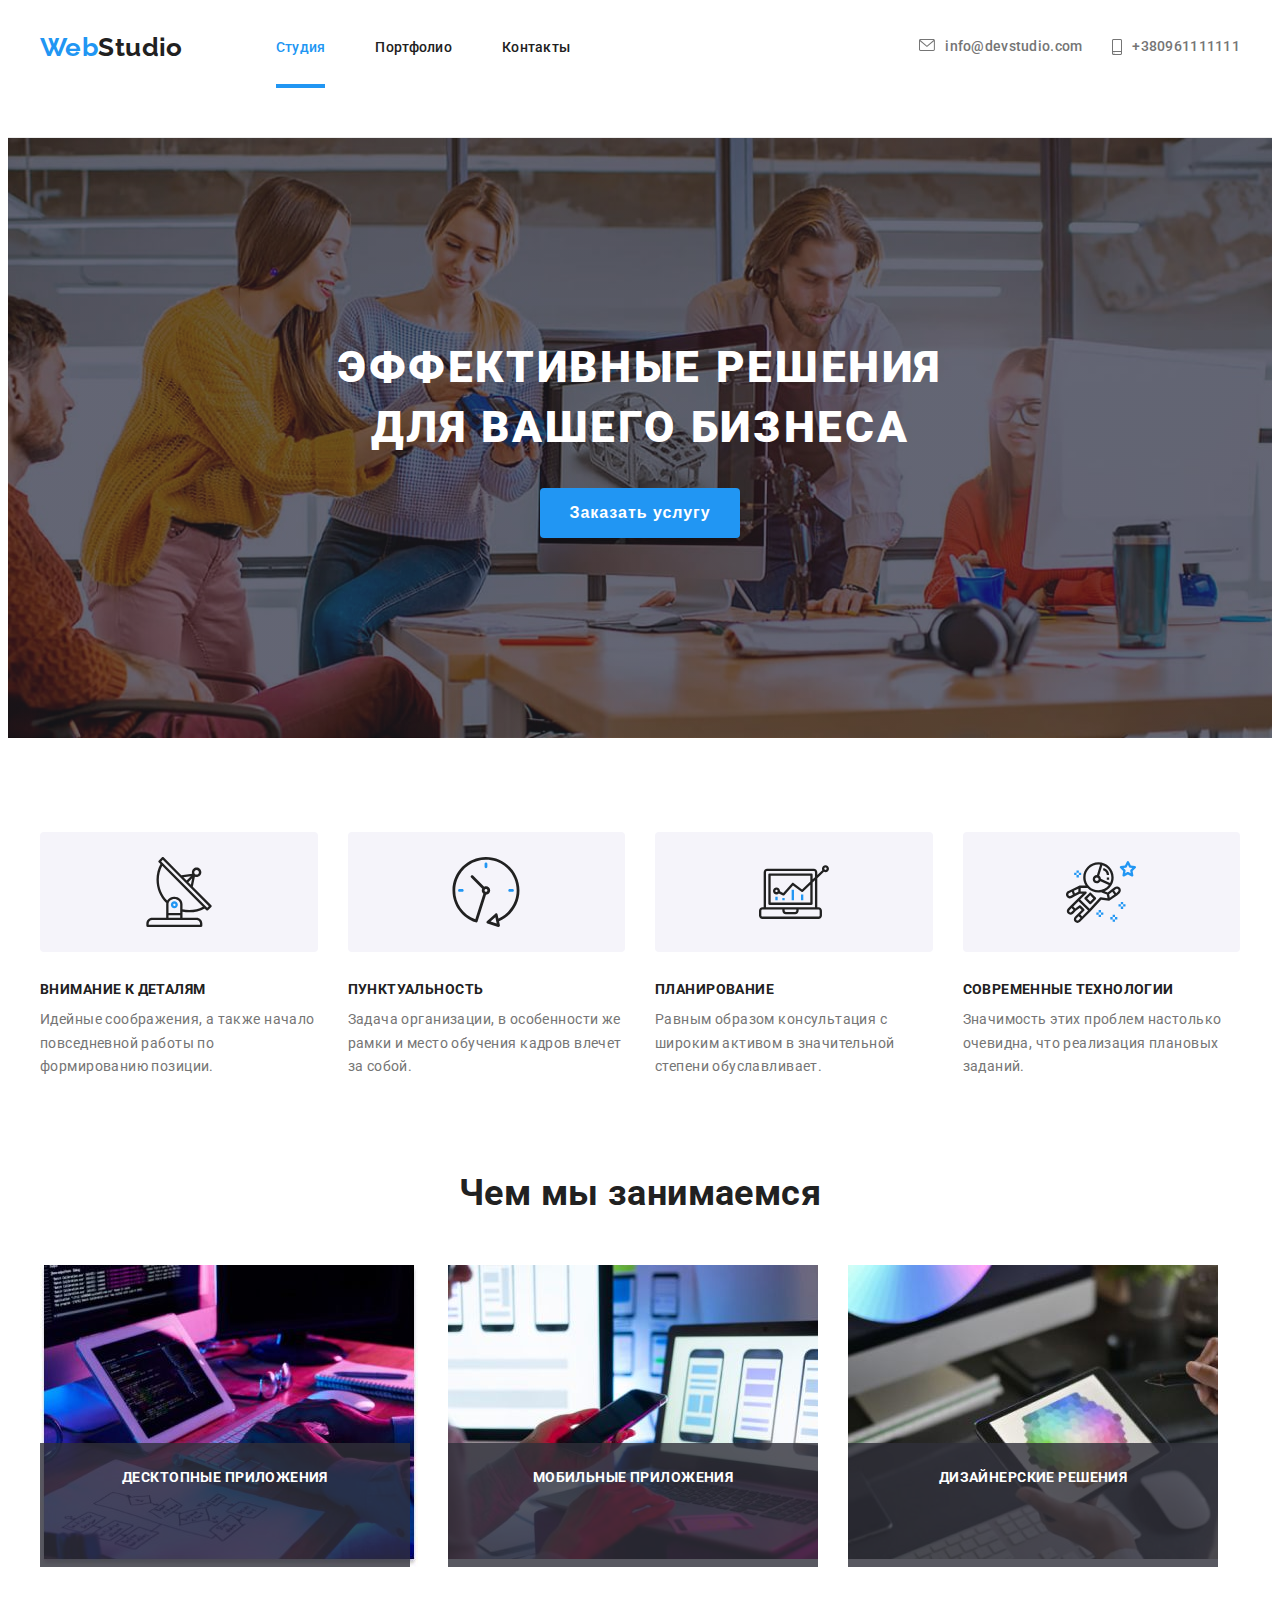
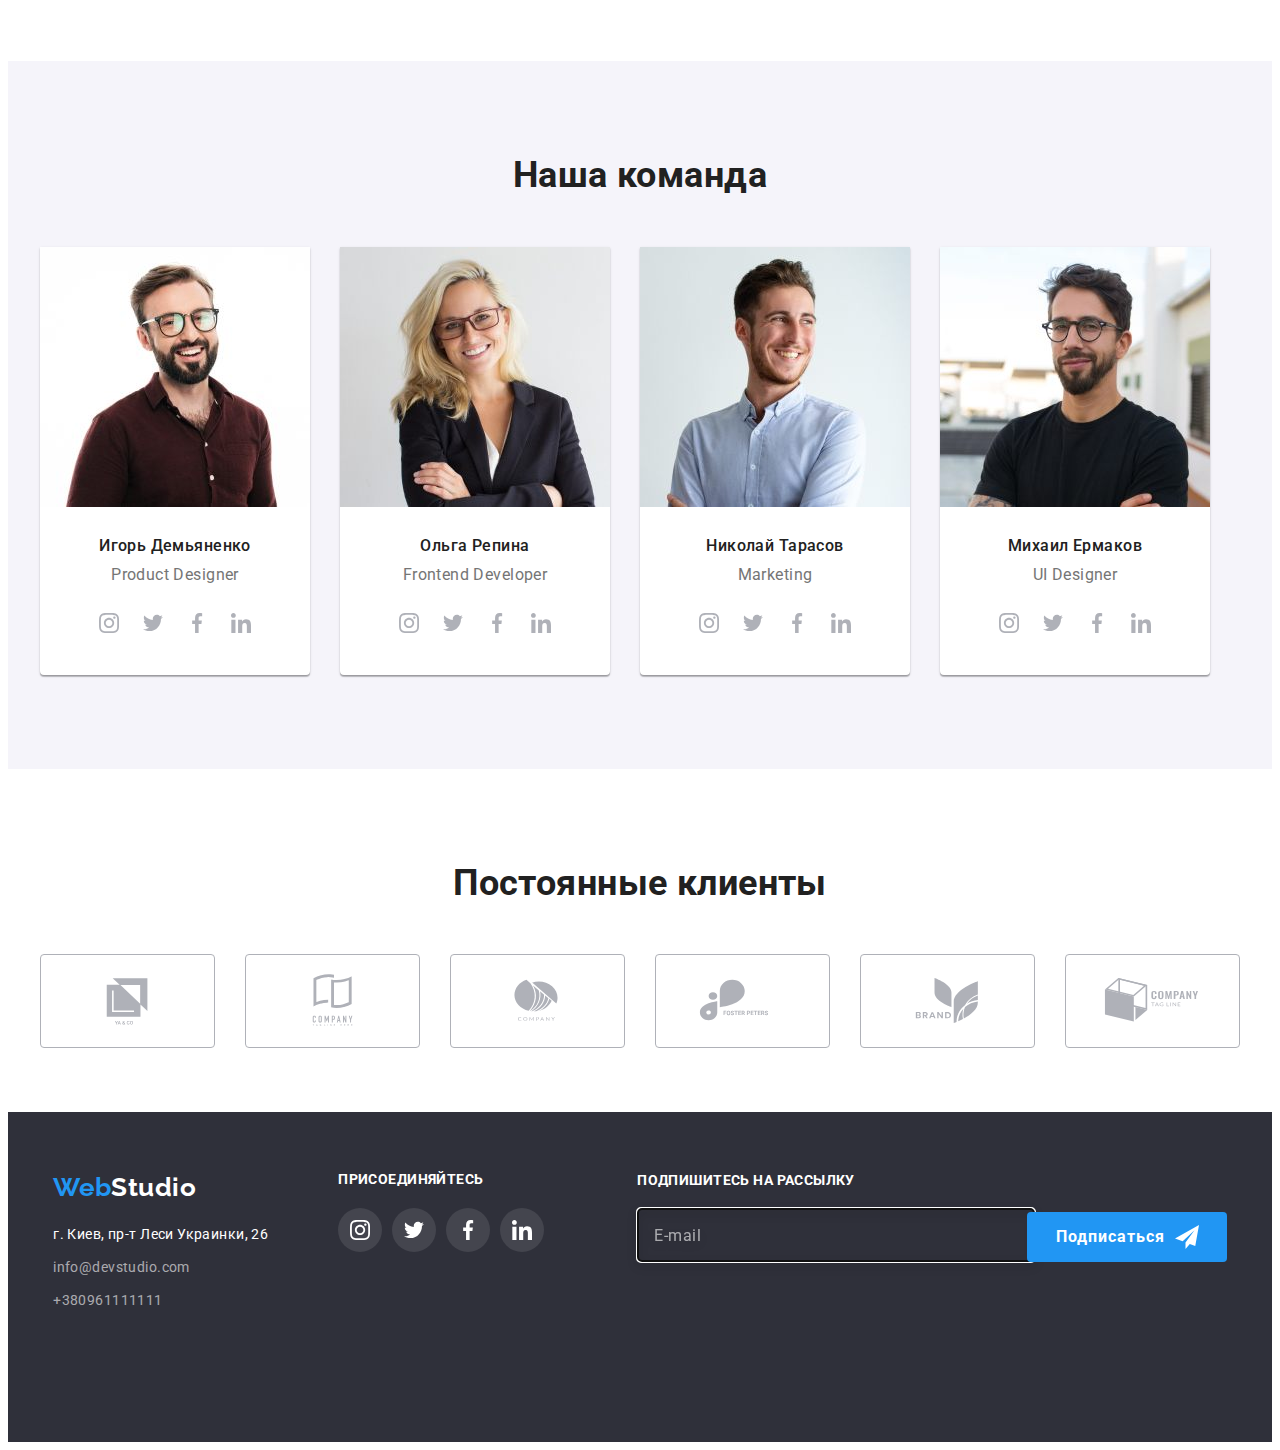
<file: index.html>
<!DOCTYPE html>
<html lang="ru">

<head>
    <meta charset="UTF-8">
    <meta http-equiv="X-UA-Compatible" content="IE=edge">
    <meta name="viewport" content="width=device-width, initial-scale=1.0">
    <title>WebStudio</title>
    <link rel="preconnect" href="https://fonts.googleapis.com">
    <link rel="preconnect" href="https://fonts.gstatic.com" crossorigin>
    <link href="https://fonts.googleapis.com/css2?family=Raleway:wght@700&family=Roboto:wght@400;500;700;900&display=swap" rel="stylesheet">
    <link rel="stylesheet" href="https://cdnjs.cloudflare.com/ajax/libs/modern-normalize/1.1.0/modern-normalize.min.css" integrity="sha512-wpPYUAdjBVSE4KJnH1VR1HeZfpl1ub8YT/NKx4PuQ5NmX2tKuGu6U/JRp5y+Y8XG2tV+wKQpNHVUX03MfMFn9Q==" crossorigin="anonymous" referrerpolicy="no-referrer"/>
    <link rel="stylesheet" href="./css/style.css">
    <link rel="stylesheet" href="./css/main.min.css">
</head>
<body>
    <!--------------------------------- HEADER ------------->
      <header class="header"> 
         <div class="container">
            <a href="./index.html" class="header__logo logo link">
                <span class="header__logo__style"> Web</span>Studio
            </a>
            <nav class="navigation">
                <ul class="menu-list list">
                    <li class=" menu-list__item "> 
                        <a href="./index.html" class="menu-list__link link current">Студия</a>
                    </li>
                    <li class=" menu-list__item "> 
                        <a href="./portfolio.html" class="menu-list__link link ">Портфолио </a>
                    </li>
                    <li class=" menu-list__item">
                        <a href="" class="menu-list__link link">Контакты </a>
                    </li>
                </ul>
            </nav>
            <ul class="connect list">
                <li class="connect__item">
                    <a href="mailto:info@devstudio.com" class="connect__mail link ">
                        <svg class="header-letter" width="16" height="12">
                        <use href="./images/icons.svg#icon-letter"></use>
                      </svg>info@devstudio.com</a>
                </li>
                <li class="connect__item">
                    <a href="Tel:+380961111111" class="connect__tel link ">
                        <svg class="header-letter" width="10" height="16">
                        <use href="./images/icons.svg#icon-phone"></use>
                      </svg> +380961111111 </a>
                </li>
            </ul>
            <button class="header-btn"type="submit">
                <svg  width="40" height="40">
                    <use href="./images/icons.svg#icon-menu_40px-1"></use>
                </svg>
            </button>
        </div> 
        <div class="mobile-menu is-hidden">
            <div class="container">
                <button class="mobile-menu-btn" type="submit">
                    <svg width="40" height="40">
                        <use href="./images/icons.svg#icon-close_40px-1"></use>
                    </svg>
                </button>
            <nav class="mobile-menu__nav">
                <ul class="mobile-list list">
                    <li class=" mobile-list__item ">
                        <a href="./index.html" class="mobile-list__link link current">Студия</a>
                    </li>
                    <li class=" mobile-list__item ">
                        <a href="./portfolio.html" class="mobile-list__link link ">Портфолио </a>
                    </li>
                    <li class=" mobile-list__item">
                        <a href="" class="mobile-list__link link">Контакты </a>
                    </li>
                </ul>
            </nav>
            <div class="mob-adress">
            <ul class="mobile-connect-list list">
                
                <li class="mobile-connect-list__item">
                    <a href="Tel:+380961111111" class="mobile-connect-list__tel link ">
                        +380961111111 </a>

                </li>
                <li class="mobile-connect-list__item">
                    <a href="mailto:info@devstudio.com" class="mobile-connect-list__mail link ">
                        info@devstudio.com</a>
                </li>
            </ul>
            <ul class="mob-soc-list list">
                <li class="mob-soc-list__item">
                    <a href="" class="mob-soc-list__link link">Instagram</a></li>
                <li class="mob-soc-list__item">
                    <span></span></li>
                <li class="mob-soc-list__item">
                    <a href="" class="mob-soc-list__link link"> Twitter</a></li>
                <li class="mob-soc-list__item">
                    <span></span></li>
                <li class="mob-soc-list__item">
                    <a href="" class="mob-soc-list__link link"> Facebook</a></li>
                <li class="mob-soc-list__item">
                    <span></span></li>
                <li class="mob-soc-list__item">
                    <a href="" class="mob-soc-list__link link"> LinkedIn</a></li>
            </ul> </div>
            </div>
           
        </div>

    </header>  
    <!----------------------------- HERO ---------------->
    <main>
        <section class="hero">
            <div class="conteiner">
                <h1 class="hero__tittle"> Эффективные решения для вашего бизнеса
                </h1>
                <button type="button" class="hero__btn" data-modal-open> Заказать услугу</button > 
            </div> 
        </section>
        <!-----------------------------ADVANTAGE ---------------->
        <section class="advantage">
            <div class="container">
                <ul class="advantage-list list">
                    <li class="advantage-list__item">
                        <div class="advantage-icons" >
                        <svg class="icons" width="70" height="70">
                            <use href="./images/icons.svg#icon-antenna"></use>
                        </svg>
                    </div>
                        <h3 class="advantage-list__item__tittle">Внимание к деталям</h3>
                        <p class="advantage-list__item__sub-tittle">Идейные соображения, а также начало повседневной работы по формированию позиции.</p>
                    </li>
                    <li class="advantage-list__item">
                        <div class="advantage-icons">
                        <svg class="icons" width="70" height="70">
                            <use href="./images/icons.svg#icon-clock"></use>
                        </svg>
                    </div>
                        <h3 class="advantage-list__item__tittle">Пунктуальность</h3>
                        <p class="advantage-list__item__sub-tittle">Задача организации, в особенности же рамки и место обучения кадров влечет за собой.</p>
                    </li>
                    <li class="advantage-list__item">
                        <div class="advantage-icons">
                        <svg class="icons" width="70" height="70">
                            <use href="./images/icons.svg#icon-diagram"></use>
                        </svg>
                    </div>
                        <h3 class="advantage-list__item__tittle">Планирование</h3>
                        <p class="advantage-list__item__sub-tittle">Равным образом консультация с широким активом в значительной степени обуславливает.</p>
                    </li>
                    <li class="advantage-list__item">
                        <div class="advantage-icons">
                        <svg class="icons" width="70" height="70">
                            <use href="./images/icons.svg#icon-astronaut"></use>
                        </svg>
                    </div>
                        <h3 class="advantage-list__item__tittle">Современные технологии</h3>
                        <p class="advantage-list__item__sub-tittle">Значимость этих проблем настолько очевидна, что реализация плановых заданий.</p>
                    </li>
                </ul>
            </div>
        </section> 
        <!-----------------------------WORK ---------------->
        <section class="work">
            <div class="container">
                <h2 class="work__tittle ">Чем мы занимаемся</h2>
                <ul class="work-list list">
                    <li class="work-list__item"> 
                        <p class="work-list__text">Десктопные приложения</p>
                        <picture>
                            <source
                                srcset="./images/compressjpgdesck-top-work-descktop-1x.jpg 1x, ./images/compressjpgdesck-top-work-descktop-2x.jpg 2x"
                                media="(min-width:1200px)">
                            <img src="./images/compressjpgdesck-top-work-descktop-1x.jpg" alt="Планирование">
                        </picture>
                       
                    </li>
                    <li class="work-list__item">
                        <p class="work-list__text">Мобильные приложения</p>
                        <picture>
                            <source
                                srcset="./images/compressjpgdesck-top-work-mobile-1x.jpg 1x, ./images/compressjpgdesck-top-work-mobile-2x.jpg 2x"
                                media="(min-width:1200px)">
                            <img src="./images/compressjpgdesck-top-work-mobile-1x.jpg" alt="Веб розробка ">
                        </picture>
                       
                        </li>
                    <li class="work-list__item">
                        <p class="work-list__text">Дизайнерские решения</p>
                        <picture>
                            <source
                                srcset="./images/compressjpgdesck-top-work-tablet-1x.jpg 1x, ./images/compressjpgdesck-top-work-tablet-2x.jpg 2x"
                                media="(min-width:1200px)">
                            <img src="./images/compressjpgdesck-top-work-tablet-1x.jpg" alt="Дизайн ">
                        </picture>
                        
                    </li>
                </ul>
            </div>
        </section> 
        <!-----------------------------TEAM ---------------->
        <section class="team">
            <div class="container">
                <h2 class="team__tittle ">Наша команда</h2>
                <ul class="team-list list">
                    <li class="team-list__item"> 
                        <picture>
                            <source srcset="./images/compressjpgdesck-top-team-igor-1x.jpg 1x, ./images/compressjpgdesck-top-team-igor-2x.jpg 2x" media="(min-width:1200px)">
                        <source srcset="./images/compressjpgtablet-team-igor-1x.jpg 1x, ./images/compressjpgtablet-team-igor-2x.jpg 2x" media="(min-width:768px)">
                    <source srcset="./images/compressjpgmobile-team-igor-1x.jpg 1x, ./images/compressjpgmobile-team-igor-2x.jpg 2x" media="(min-width:480px)">
                    <img src=" ./images/compressjpgdesck-top-team-igor-1x.jpg" alt="Игорь Демьяненко Product Designer ">
                </picture>
                        <div class="team-name">
                            <h3 class="team-name__tittle"> Игорь Демьяненко</h3>
                            <p class="team-name__sub-text" lang="en">Product Designer</p>
                            <ul class="icons-list list">
                                <li class="icons-list__item">
                                    <a href=""class="icons-list__link link">
                                    <svg   width="20" height="20">
                                        <use href="./images/icons.svg#icon-instagram">
                                </use></svg></a></li>
                                <li class="icons-list__item">
                                    <a href=""class="icons-list__link link">
                                    <svg   width="20" height="20">
                                        <use href="./images/icons.svg#icon-twitter">
                                </use></svg></a></li>
                                <li class="icons-list__item">
                                    <a href=""class="icons-list__link link">
                                    <svg   width="20" height="20">
                                        <use href="./images/icons.svg#icon-facebook">
                                </use></svg></a></li>
                                <li class="icons-list__item">
                                    <a href=""class="icons-list__link link">
                                    <svg   width="20" height="20">
                                        <use href="./images/icons.svg#icon-linkedin">
                                </use></svg></a></li>
                            </ul>
                        </div>
                    </li>
                    <li class="team-list__item">
                        <picture>
                            <source srcset="./images/compressjpgdesck-top-team-olga-1x.jpg 1x, ./images/compressjpgdesck-top-team-olga-2x.jpg 2x"
                                media="(min-width:1200px)">
                            <source srcset="./images/compressjpgtablet-team-olga-1x.jpg 1x, ./images/compressjpgtablet-team-olga-2x.jpg 2x"
                             media="(min-width:768px)">
                            <source srcset="./images/compressjpgmobile-team-olga-1x.jpg 1x, ./images/compressjpgmobile-team-olga-2x.jpg 2x"
                             media="(min-width:480px)">                      
                        <img src="./images/compressjpgdesck-top-team-olga-1x.jpg" alt="Ольга Репина Frontend Developer " >
                        </picture>
                        <div class="team-name">
                            <h3 class="team-name__tittle">Ольга Репина </h3>
                            <p class="team-name__sub-text" lang="en">Frontend Developer</p>
                            <ul class="icons-list list">
                                <li class="icons-list__item">
                                    <a href=""class="icons-list__link link" >
                                    <svg  width="20" height="20">
                                        <use href="./images/icons.svg#icon-instagram">
                                </use></svg></a></li>
                                <li class="icons-list__item">
                                    <a href=""class="icons-list__link link">
                                    <svg   width="20" height="20">
                                        <use href="./images/icons.svg#icon-twitter">
                                </use></svg></a></li>
                                <li class="icons-list__item">
                                    <a href=""class="icons-list__link link">
                                    <svg   width="20" height="20">
                                        <use href="./images/icons.svg#icon-facebook">
                                </use></svg></a></li>
                                <li class="icons-list__item">
                                <a href=""class="icons-list__link link" >
                                    <svg  width="20" height="20">
                                        <use href="./images/icons.svg#icon-linkedin">
                                </use></svg></a></li>
                            </ul>
                        </div>
                    </li>
                    <li class="team-list__item">
                        <picture>
                            <source srcset="./images/compressjpgdesck-top-team-nicolai-1x.jpg 1x, ./images/compressjpgdesck-top-team-nicolai-2x.jpg 2x"
                                media="(min-width:1200px)">
                            <source srcset="./images/compressjpgtablet-team-nicolai-1x.jpg 1x, ./images/compressjpgtablet-team-nicolai-2x.jpg 2x" 
                            media="(min-width:768px)">
                            <source srcset="./images/compressjpgmobile-team-nicolai-1x.jpg 1x, ./images/compressjpgmobile-team-nicolai-2x.jpg 2x" 
                            media="(min-width:480px)">
                        <img src=" ./images/compressjpgdesck-top-team-nicolai-1x.jpg" alt="Николай Тарасов Marketing ">
                        </picture>
                        
                        <div class="team-name">
                            <h3 class="team-name__tittle">Николай Тарасов </h3>
                            <p class="team-name__sub-text" lang="en">Marketing</p>
                            <ul class="icons-list list">
                                <li class="icons-list__item">
                                    <a href=""class="icons-list__link link">
                                    <svg   width="20" height="20">
                                        <use href="./images/icons.svg#icon-instagram">
                                </use></svg></a></li>
                                <li class="icons-list__item">
                                    <a href=""class="icons-list__link link">
                                    <svg   width="20" height="20">
                                        <use href="./images/icons.svg#icon-twitter">
                                </use></svg></a></li>
                                <li class="icons-list__item">
                                    <a href=""class="icons-list__link link" >
                                    <svg  width="20" height="20">
                                        <use href="./images/icons.svg#icon-facebook">
                                </use></svg></a></li>
                                <li class="icons-list__item">
                                    <a href=""class="icons-list__link link">
                                    <svg   width="20" height="20">
                                        <use href="./images/icons.svg#icon-linkedin">
                                </use></svg></a></li>
                            </ul>
                        </div>
                    </li>
                    <li class="team-list__item">
                        <picture>
                            <source srcset="./images/compressjpgdesck-top-team-mihail-1x.jpg 1x, ./images/compressjpgdesck-top-team-mihail-2x.jpg 2x"
                                media="(min-width:1200px)">
                            <source srcset="./images/compressjpgtablet-team-mihail-1x.jpg 1x, ./images/compressjpgtablet-team-mihail-2x.jpg 2x"
                                media="(min-width:768px)">
                            <source srcset="./images/compressjpgmobile-team-mihail-1x.jpg 1x, ./images/compressjpgmobile-team-mihail-2x.jpg 2x"
                                media="(min-width:480px)">
                            <img src="./images/compressjpgdesck-top-team-mihail-1x.jpg" alt=" Михаил Ермаков UI Designer ">
                        </picture>
                        
                        <div class="team-name">
                            <h3 class="team-name__tittle">Михаил Ермаков </h3>
                            <p class="team-name__sub-text" lang="en">UI Designer</p>
                            <ul class="icons-list list">
                                <li class="icons-list__item">
                                    <a href="" class="icons-list__link link">
                                    <svg   width="20" height="20">
                                        <use href="./images/icons.svg#icon-instagram">
                                </use></svg></a></li>
                                <li class="icons-list__item">
                                    <a href=""class="icons-list__link link">
                                    <svg   width="20" height="20">
                                        <use href="./images/icons.svg#icon-twitter">
                                </use></svg></a></li>
                                <li class="icons-list__item">
                                    <a href=""class="icons-list__link link">
                                    <svg   width="20" height="20">
                                        <use href="./images/icons.svg#icon-facebook">
                                </use></svg></a></li>
                                <li class="icons-list__item">
                                    <a href="" class="icons-list__link link">
                                    <svg   width="20" height="20">
                                        <use href="./images/icons.svg#icon-linkedin">
                                </use></svg></a></li> 
                            </ul>
                        </div>
                    </li>
                </ul>
            </div>
        </section>
        <!-----------------------------CLIENTS---------------->
         <section class="clients">
            <div class="container">
            <h2 class="clients__tittle">Постоянные клиенты</h2>
            <ul class="clients-list list">
                <li class="clients-list__item">
                    <a href="" class="clients-list__link link">
                    <svg width="106" height="60">
                        <use href="./images/icons.svg#icon-logo1">
                    </use></svg></a></li>
                <li class="clients-list__item">
                    <a href="" class="clients-list__link link">
                    <svg width="106" height="60">
                        <use href="./images/icons.svg#icon-logo2">
                    </use></svg></a></li>
                <li class="clients-list__item">
                    <a href="" class="clients-list__link link">
                    <svg width="106" height="60">
                        <use href="./images/icons.svg#icon-logo3">
                    </use></svg></a></li>
                <li class="clients-list__item">
                    <a href="" class="clients-list__link link">
                    <svg width="106" height="60"
                    ><use href="./images/icons.svg#icon-logo4">
                    </use></svg></a></li>
                <li class="clients-list__item">
                    <a href="" class="clients-list__link link">
                    <svg width="106" height="60">
                        <use href="./images/icons.svg#icon-logo5">
                    </use></svg></a></li>
                <li class="clients-list__item">
                    <a href="" class="clients-list__link link">
                    <svg width="106" height="60">
                        <use href="./images/icons.svg#icon-logo6">
                    </use></svg></a></li>
            </ul></div>
        </section>
    </main> 
    <!-----------------------------FOOTER-CONTACTS---------------->
     <footer class="footer">
        <div class=" container">
           <div class="contact">
                <a href="./index.html" class="footer__logo link">
            <span class="footer__logo__style"> Web</span>Studio
        </a>
        <address class="address ">
        <ul class="address-list list">
            <li class="address-list__item">
                <a href="https://goo.gl/maps/p9jRP7iRodz7BPSg7
                " class="address-list__item__link link" target="_blank">
                 г. Киев, пр-т Леси Украинки, 26
                </a>
            </li>
            <li class="address-list__item">
                <a href="mailto:info@devstudio.com" class="address-list__mail-link link ">
                    info@devstudio.com
                </a>
            </li>
            <li class="address-list__item">
                <a href="Tel:+380961111111" class="address-list__tel-link link">
                     +380961111111
                    </a>
            </li>
        </ul>
        </address>
    </div> 
    <!-- ------------------------------------FOOTER-CONTACTS-ICONS-------------------- --------- -->
             <div class="contacts-icons">
                <h2 class="contacts-icons__tittle">присоединяйтесь</h2>
                <ul class="contacts-icons-list list">
                    <li class="contacts-icons-list__item">
                        <a href="" class="contacts-icons-list__link link">
                            <svg width="20" height="20">
                                <use href="./images/icons.svg#icon-instagram">
                                </use></svg></a></li>
                    <li class="contacts-icons-list__item">
                        <a href="" class="contacts-icons-list__link link">
                            <svg width="20" height="20">
                                <use href="./images/icons.svg#icon-twitter">
                                </use></svg></a></li>
                    <li class="contacts-icons-list__item">
                        <a href="" class="contacts-icons-list__link link">
                            <svg width="20" height="20">
                                <use href="./images/icons.svg#icon-facebook">
                                </use></svg></a></li>
                    <li class="contacts-icons-list__item">
                        <a href="" class="contacts-icons-list__link link">
                            <svg width="20" height="20">
                                <use href="./images/icons.svg#icon-linkedin">
                                </use></svg></a></li>
            </div> 
        <!-- --------------------------------SUBSCRIBE------------------------------- -->
         <div class="subscribe">
        <form class="subscribe-form ">
        <div class="subscribe-mail">
        <label for="subscribe-mail" class="subscribe-mail__label">Подпишитесь на рассылку</label>
        <input class="subscribe-mail__input" type="email" name="email" id="subscribe-mail" autofocus required placeholder="E-mail">
        </div>
        <button type="submit" class="subscribe-form__button">Подписаться
            <svg class="subscribe-form__icon" width="24" height="24">
                <use href="./images/icons.svg#icon-telegram"></use></svg>
        </button>
    </form>
    </div>
    </div>
    </footer> 
    <!-------------------- --------MODAL-------------------------->
     <div class="backdrop is-hidden" data-modal> 
        <div class="modal" >
            <button class="modal__button" type="button" data-modal-close>
            <svg class="modal__icon-vector" width="11" height="11">
            <use href="./images/icons.svg#icon-vector">
            </use>
            </svg>
            </button>
    <p class="modal__tittle" >Оставьте свои данные, мы вам перезвоним</p> 
    <!-- --------------ORDER-FORM---------------- -->
     <form name="signup_form" autocomplete="on" novalidate class="order">
        <div class="field">
            <label for="name" class="field__label">Имя</label>
           <div class="wrap">
            <input class="wrap__input"  type="text" name="username" id="name" autofocus required  />
            <svg class="wrap__icon" width="18"  height="18" >
                <use href="./images/icons.svg#icon-person"></use>
            </svg>
            </div>
        </div>
        <div class="field">
            <label for="tel" class="field__label"> Телефон</label>
            <div class="wrap">
            <input class="wrap__input" type="tel" name="tel" id="tel" autofocus required> 
        <svg class="wrap__icon" width="18" height="18" >
            <use href="./images/icons.svg#icon-number"></use>
        </svg>
        </div></div>
        <div class="field">
            <label for="mail" class="field__label">Почта</label>
            <div class="wrap">
            <input class="wrap__input"  type="email" name="email" id="mail" autofocus required>
        <svg class="wrap__icon" width="18" height="18" >
            <use href="./images/icons.svg#icon-email"></use>
        </svg>
        </div></div>
        <div class="field">
        <label for="coment" class="field__label">Комментарий</label>
        <textarea class="field__coment" name="" id="coment" cols="30" rows="10" placeholder="Введите текст" autofocus>
        </textarea>
        </div>
        <div class="license">
            <label  class="license__text">
                <input class="license__input" type="checkbox" name="privacy"/>
                <svg class="license__icon" width="16" height="15">
                <use href="./images/icons.svg#icon-check">
                </use>
            </svg>
            Соглашаюсь с рассылкой и принимаю
                <a href="" class="license__link">Условия договора</a></label>
            </div>
        <button type="submit" class="order__btn">Отправить</button>
    </form>
    </div>
</div> 
    <script src="./js/modal.js"> 
    </script>
    <script src="./js/mobile-menu.js">
    </script>
</body>
</html>
</file>
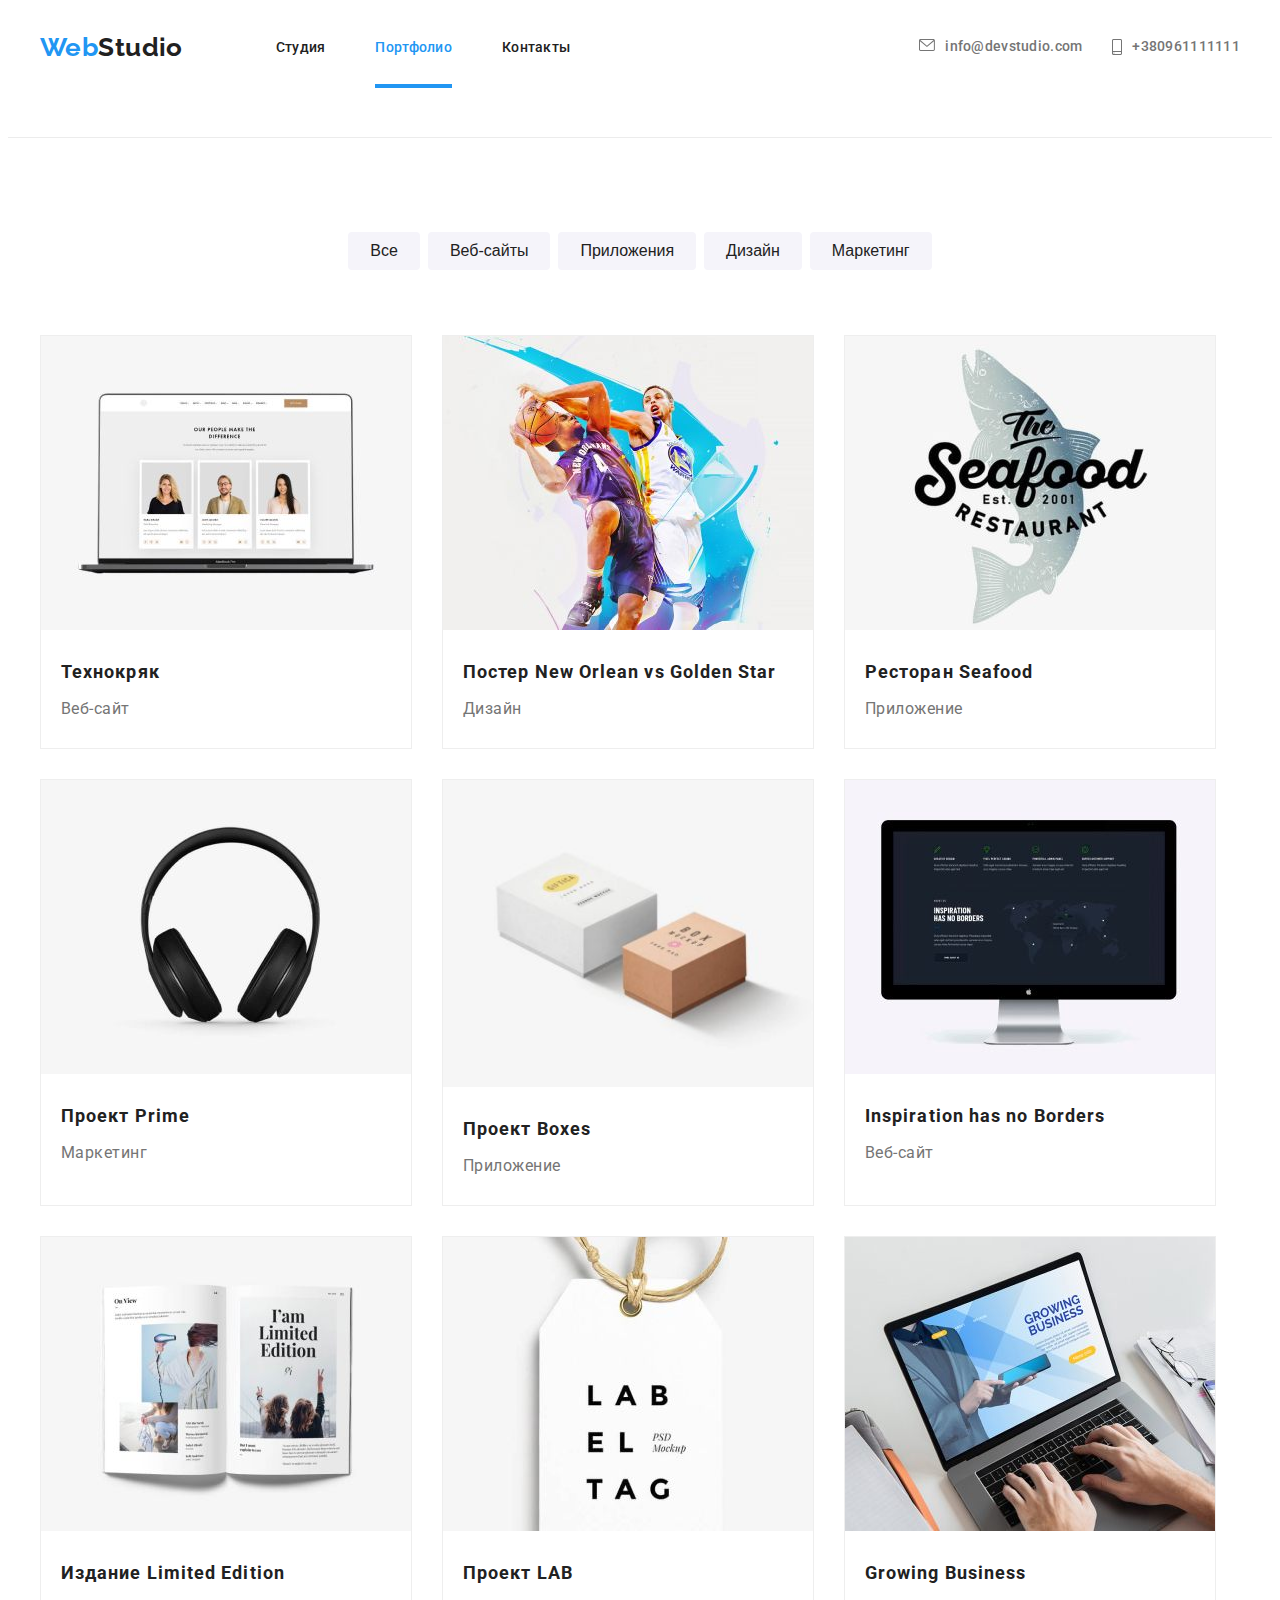
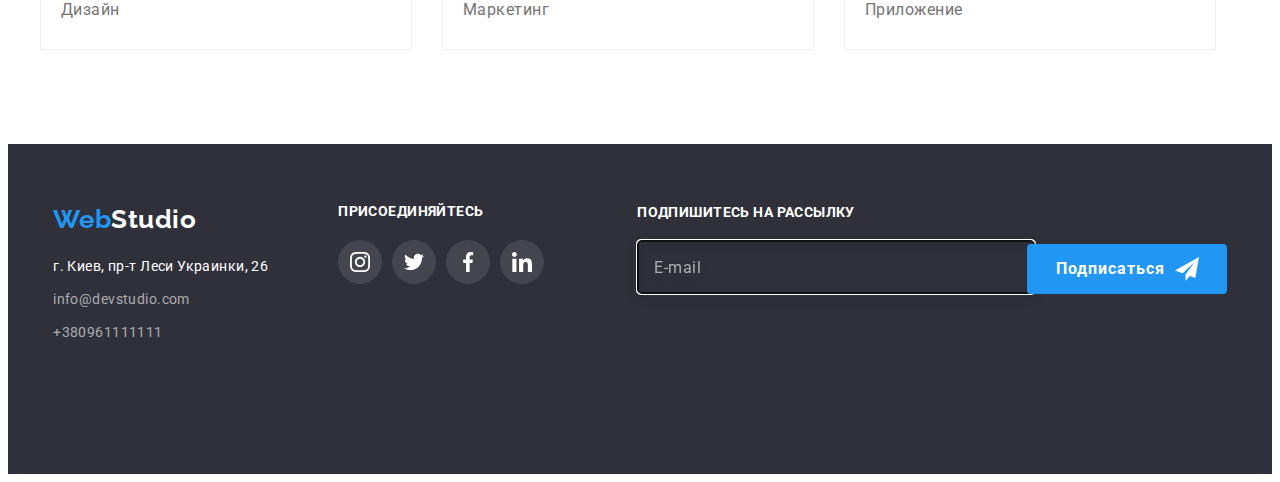
<file: portfolio.html>
<!DOCTYPE html>
<html lang="ru">

<head>
    <meta charset="UTF-8">
    <meta http-equiv="X-UA-Compatible" content="IE=edge">
    <meta name="viewport" content="width=device-width, initial-scale=1.0">
    <title>Портфолио</title>
    <link rel="preconnect" href="https://fonts.googleapis.com">
    <link rel="preconnect" href="https://fonts.gstatic.com" crossorigin>
    <link href="https://fonts.googleapis.com/css2?family=Raleway:wght@700&family=Roboto:wght@400;500;700;900&display=swap" rel="stylesheet">
    <link rel="stylesheet" href="https://cdnjs.cloudflare.com/ajax/libs/modern-normalize/1.1.0/modern-normalize.min.css" integrity="sha512-wpPYUAdjBVSE4KJnH1VR1HeZfpl1ub8YT/NKx4PuQ5NmX2tKuGu6U/JRp5y+Y8XG2tV+wKQpNHVUX03MfMFn9Q==" crossorigin="anonymous" referrerpolicy="no-referrer"
    />
    <link rel="stylesheet" href="./css/style.css">
    <link rel="stylesheet" href="./css/main.min.css">
</head>

<body>
    <!--------------------------------- HEADER ------------->
    <header class="header">
        <div class="container">
            <a href="./index.html" class="header__logo logo link">
                <span class="header__logo__style"> Web</span>Studio
            </a>
            <nav class="navigation">
                <ul class="menu-list list">
                    <li class=" menu-list__item ">
                        <a href="./index.html" class="menu-list__link link ">Студия</a>
                    </li>
                    <li class=" menu-list__item ">
                        <a href="./portfolio.html" class="menu-list__link link current ">Портфолио </a>
                    </li>
                    <li class=" menu-list__item">
                        <a href="" class="menu-list__link link">Контакты </a>
                    </li>
                </ul>
            </nav>
            <ul class="connect list">
                <li class="connect__item">
                    <a href="mailto:info@devstudio.com" class="connect__mail link ">
                        <svg class="header-letter" width="16" height="12">
                            <use href="./images/icons.svg#icon-letter"></use>
                        </svg>info@devstudio.com</a>
                </li>
                <li class="connect__item">
                    <a href="Tel:+380961111111" class="connect__tel link ">
                        <svg class="header-letter" width="10" height="16">
                            <use href="./images/icons.svg#icon-phone"></use>
                        </svg> +380961111111 </a>
                </li>
            </ul>
            <button class="header-btn" type="submit">
                <svg width="40" height="40">
                    <use href="./images/icons.svg#icon-menu_40px-1"></use>
                </svg>
            </button>
        </div>
        <div class="mobile-menu is-hidden">
            <div class="container">
                <button class="mobile-menu-btn" type="submit">
                    <svg width="40" height="40">
                        <use href="./images/icons.svg#icon-close_40px-1"></use>
                    </svg>
                </button>
                <nav class="mobile-menu__nav">
                    <ul class="mobile-list list">
                        <li class=" mobile-list__item ">
                            <a href="./index.html" class="mobile-list__link link current">Студия</a>
                        </li>
                        <li class=" mobile-list__item ">
                            <a href="./portfolio.html" class="mobile-list__link link ">Портфолио </a>
                        </li>
                        <li class=" mobile-list__item">
                            <a href="" class="mobile-list__link link">Контакты </a>
                        </li>
                    </ul>
                </nav>
                <div class="mob-adress">
                    <ul class="mobile-connect-list list">
    
                        <li class="mobile-connect-list__item">
                            <a href="Tel:+380961111111" class="mobile-connect-list__tel link ">
                                +380961111111 </a>
    
                        </li>
                        <li class="mobile-connect-list__item">
                            <a href="mailto:info@devstudio.com" class="mobile-connect-list__mail link ">
                                info@devstudio.com</a>
                        </li>
                    </ul>
                    <ul class="mob-soc-list list">
                        <li class="mob-soc-list__item">
                            <a href="" class="mob-soc-list__link link">Instagram</a>
                        </li>
                        <li class="mob-soc-list__item">
                            <span></span>
                        </li>
                        <li class="mob-soc-list__item">
                            <a href="" class="mob-soc-list__link link"> Twitter</a>
                        </li>
                        <li class="mob-soc-list__item">
                            <span></span>
                        </li>
                        <li class="mob-soc-list__item">
                            <a href="" class="mob-soc-list__link link"> Facebook</a>
                        </li>
                        <li class="mob-soc-list__item">
                            <span></span>
                        </li>
                        <li class="mob-soc-list__item">
                            <a href="" class="mob-soc-list__link link"> LinkedIn</a>
                        </li>
                    </ul>
                </div>
            </div>
    
        </div>
    
    </header>
    <!---------------------------CATALOG ---------------------------------------->
    <main>
         <section class="catalog">
            <div class="container">
                <ul class="catalog-list list">
                    <li class="catalog-list__item"> 
                        <button type="button" class="catalog-list__btn">Все</button>
                    </li>
                    <li class="catalog-list__item"> 
                        <button type="button" class="catalog-list__btn">Веб-сайты</button>
                    </li>
                    <li class="catalog-list__item"> 
                        <button type="button" class="catalog-list__btn">Приложения</button>
                    </li>
                    <li class="catalog-list__item"> 
                        <button type="button" class="catalog-list__btn">Дизайн</button>
                    </li>
                    <li class="catalog-list__item"> 
                        <button type="button" class="catalog-list__btn">Маркетинг</button>
                    </li>
                </ul> 
<!-- ------------------------------PROGECT------------------------------- -->
                <ul class="projects-list list">
                    <li class="projects-list__item">
                        <div class="projects-content">
                            <picture>
                                <source srcset="./images/compressjpgdesck-top-tehnokriak-1x.jpg 1x, ./images/compressjpgdesck-top-tehnokriak-2x.jpg 2x"
                                    media="(min-width:1200px)">
                                <source srcset="./images/compressjpgtablet-tehnokriak-1x.jpg 1x, ./images/compressjpgtablet-tehnokriak-2x.jpg 2x" 
                                media="(min-width:768px)">
                                <source srcset="./images/tehnokriak-mobile-1xx.jpg 1x, ./imagestehnokriak-mobile-2xx.jpg 2x" 
                                media="(min-width:480px)">
                                <img src="./images/compressjpgdesck-top-tehnokriak-1x.jpg 1x" alt="Технокряк">
                            </picture>
                        <!-- <img src="./images/portfolio1.jpg" alt="Технокряк" width=370> -->
                        <p class="projects-content__text">Ресурс предлагает комплексные предложения
                             с разным уровнем функционала и сервисов. Все это позволит 
                             посетителю получить исчерпывающие сведения о компании или частном лице.</p>
                        </div>
                        <div class="projects-name">
                            <h2 class="projects-name__tittle">Технокряк</h2>
                            <p class="projects-name__text">Веб-сайт</p>
                        </div>

                    </li>
                    <li class="projects-list__item">
                        <picture>
                            <source srcset="./images/compressjpgdesck-top-posterorlean-1x.jpg 1x, ./images/compressjpgdesck-top-posterorlean-2x.jpg 2x"
                                media="(min-width:1200px)">
                            <source srcset="./images/compressjpgtablet-posterorlean-1x.jpg 1x, ./images/compressjpgtablet-posterorlean-2x.jpg 2x"
                             media="(min-width:768px)">
                            <source srcset="./images/compressjpgmobile-posterorlean-1x.jpg 1x, ./images/compressjpgmobile-posterorlean-2x.jpg 2x"
                             media="(min-width:480px)">
                        <img src=" ./images/compressjpgdesck-top-posterorlean-1x.jpg " alt="Постер New Orlean vs Golden Star" >
                        </picture>
                         <div class="projects-content">
                             <!-- <img src=" ./images/portfolio2.jpg " alt="Постер New Orlean vs Golden Star" width=370> -->
                         <p class="projects-content__text">Ресурс предлагает комплексные предложения 
                             с разным уровнем функционала и сервисов. Все это позволит посетителю 
                             получить исчерпывающие сведения о компании или частном лице.</p>
                    </div>
                        
                        <div class="projects-name">
                            <h2 class="projects-name__tittle">Постер New Orlean vs Golden Star</h2>
                            <p class="projects-name__text">Дизайн</p>
                        </div>
                    </li>

                    <li class="projects-list__item">
                        <picture>
                            <source srcset="./images/compressjpgdesck-top-seafood-1x.jpg 1x, ./images/compressjpgdesck-top-seafood-2x.jpg 2x"
                                media="(min-width:1200px)">
                            <source srcset="./images/compressjpgtablet-seafood-1x.jpg 1x, ./images/compressjpgtablet-seafood-2x.jpg 2x" media="(min-width:768px)">
                            <source srcset="./images/compressjpgmobile-seafood-1x.jpg 1x, ./images/compressjpgmobile-seafood-2x.jpg 2x" media="(min-width:480px)">
                            <img src="./images/compressjpgdesck-top-seafood-1x.jpg" alt="Ресторан Seafood" >
                        </picture>
                        <div class="projects-content">
                            <!-- <img src="./images/portfolio3.jpg" alt="Ресторан Seafood" width=370> -->
                            <p class="projects-content__text">Ресурс предлагает комплексные 
                                предложения с разным уровнем функционала и сервисов. Все это позволит
                                 посетителю получить исчерпывающие сведения о компании или частном лице.</p>
                    </div>
                        <div class="projects-name">
                            <h2 class="projects-name__tittle">Ресторан Seafood</h2>
                            <p class="projects-name__text">Приложение</p>
                        </div>
                    </li>

                    <li class="projects-list__item">
                        <picture>
                            <source srcset="./images/compressjpgdesck-top-prime-1x.jpg 1x, ./images/compressjpgdesck-top-prime-2x.jpg 2x"
                                media="(min-width:1200px)">
                            <source srcset="./images/compressjpgtablet-prime-1x.jpg 1x, ./images/compressjpgtablet-prime-2x.jpg 2x" media="(min-width:768px)">
                            <source srcset="./images/compressjpgmobile-prime-1x.jpg 1x, ./images/compressjpgmobile-prime-2x.jpg 2x" media="(min-width:480px)">
                            <img src=" ./images/compressjpgdesck-top-prime-1x.jpg " alt=" Проект Prime" >
                        </picture>
                        <div class="projects-content"> 
                            <!-- <img src=" ./images/portfolio4.jpg " alt=" Проект Prime" width=370> -->
                        <p class="projects-content__text">Ресурс предлагает комплексные 
                            предложения с разным уровнем функционала и сервисов. Все это позволит
                             посетителю получить исчерпывающие сведения о компании или частном лице.</p>
                        </div>
                        <div class="projects-name">
                            <h2 class="projects-name__tittle">Проект Prime</h2>
                            <p class="projects-name__text">Маркетинг</p>
                        </div>
                    </li>

                    <li class="projects-list__item">
                        <picture>
                            <source srcset="./images/compressjpgtablet-boxes-1x.jpg 1x, ./images/compressjpgtablet-boxes-2x.jpg 2x"
                                media="(min-width:1200px)">
                            <source srcset="./images/compressjpgdesck-top-boxes-1x.jpg 1x, ./images/compressjpgdesck-top-boxes-2x.jpg 2x" media="(min-width:768px)">
                            <source srcset="./images/compressjpgmobile-boxes-1x.jpg 1x, ./images/compressjpgmobile-boxes-2x.jpg 2x" media="(min-width:480px)">
                            <img src="./images/compressjpgtablet-boxes-1x.jpg" alt="Проект Boxes">
                        </picture>
                        <div class="projects-content">
                            <!-- <img src="./images/portfolio5.jpg" alt="Проект Boxes" width=370> -->
                        <p class="projects-content__text">Ресурс предлагает комплексные
                             предложения с разным уровнем функционала и сервисов. Все 
                             это позволит посетителю получить исчерпывающие сведения о 
                             компании или частном лице.</p>
                        </div>
                        <div class="projects-name">
                            <h2 class="projects-name__tittle">Проект Boxes</h2>
                            <p class="projects-name__text">Приложение</p>
                        </div>
                    </li> 
                    <li class="projects-list__item">
                        <picture>
                            <source srcset="./images/compressjpgdesck-top-inspiration-1x.jpg 1x, ./images/compressjpgdesck-top-inspiration-2x.jpg 2x"
                                media="(min-width:1200px)">
                            <source srcset="./images/compressjpgtablet-inspiration-1x.jpg 1x, ./images/compressjpgtablet-inspiration-2x.jpg 2x" media="(min-width:768px)">
                            <source srcset="./images/compressjpgmobile-inspiration-1x.jpg 1x, ./images/compressjpgmobile-inspiration-2x.jpg 2x" media="(min-width:480px)">
                            <img src=" ./images/compressjpgdesck-top-inspiration-1x.jpg " alt="Веб-сайт ">
                        </picture>
                    <div class="projects-content">
                        <!-- <img src=" ./images/portfolio6.jpg " alt="Веб-сайт " width=370> -->
                    <p class="projects-content__text">Ресурс предлагает комплексные
                         предложения с разным уровнем функционала и сервисов. Все это
                          позволит посетителю получить исчерпывающие сведения
                           о компании или частном лице.</p>
                     </div>
                        <div class="projects-name">
                            <h2 class="projects-name__tittle">Inspiration has no Borders</h2>
                            <p class="projects-name__text">Веб-сайт</p>
                        </div>
                    </li>

                    <li class="projects-list__item">
                        <picture>
                            <source srcset="./images/compressjpgdesck-top-limitededition-1x.jpg 1x, ./images/compressjpgdesck-top-limitededition-2x.jpg 2x"
                                media="(min-width:1200px)">
                            <source srcset="./images/tablet-team-igor-1x.jpg 1x, ./images/tablet-team-igor-2x.jpg 2x" media="(min-width:768px)">
                            <source srcset="./images/compressjpgmobile-limitededition-1x.jpg 1x, ./images/compressjpgmobile-limitededition-2x.jpg 2x" media="(min-width:480px)">
                            <img src="./images/compressjpgdesck-top-limitededition-1x.jpg" alt="Издание Limited Edition">
                        </picture>
                        <div class="projects-content">
                            <!-- <img src="./images/portfolio7.jpg" alt="Издание Limited Edition" width=370> -->
                        <p class="projects-content__text">Ресурс предлагает 
                            комплексные предложения с разным уровнем функционала и
                             сервисов. Все это позволит посетителю получить исчерпывающие
                              сведения о компании или частном лице.</p>
                        </div>
                        <div class="projects-name">
                            <h2 class="projects-name__tittle">Издание Limited Edition</h2>
                            <p class="projects-name__text">Дизайн</p>
                        </div>
                    </li>

                    <li class="projects-list__item">
                        <picture>
                            <source srcset="./images/compressjpgdesck-top-lab-1x.jpg 1x, ./images/compressjpgdesck-top-lab-2x.jpg 2x"
                                media="(min-width:1200px)">
                            <source srcset="./images/compressjpgtablet-lab-1x.jpg 1x, ./images/compressjpgtablet-lab-2x.jpg 2x" media="(min-width:768px)">
                            <source srcset="./images/compressjpgmobile-lab-1x.jpg 1x, ./images/compressjpgmobile-lab-2x.jpg 2x" media="(min-width:480px)">
                            <img src=" ./images/compressjpgdesck-top-lab-1x.jpg " alt="Проект LAB" >
                        </picture>
                        <div class="projects-content">
                            <!-- <img src=" ./images/portfolio8.jpg " alt="Проект LAB" width=370> -->
                            <p class="projects-content__text">Ресурс предлагает комплексные
                                 предложения с разным уровнем функционала и сервисов. Все это
                                  позволит посетителю получить исчерпывающие сведения о компании
                                   или частном лице.</p>
                            </div>
                        
                        <div class="projects-name">
                            <h2 class="projects-name__tittle">Проект LAB</h2>
                            <p class="projects-name__text">Маркетинг</p>
                        </div>
                    </li>

                    <li class="projects-list__item">
                        <picture>
                            <source srcset="./images/compressjpgdesck-top-growingbusiness-1x.jpg 1x, ./images/compressjpgdesck-top-growingbusiness-2x.jpg 2x"
                                media="(min-width:1200px)">
                            <source srcset="./images/tablet-team-igor-1x.jpg 1x, ./images/compressjpgtablet-growingbusiness-2x.jpg 2x" media="(min-width:768px)">
                            <source srcset="./images/compressjpgtablet-growingbusiness-1x.jpg 1x, ./images/compressjpgmobile-growingbusiness-2x.jpg 2x" media="(min-width:480px)">
                            <img src="./images/compressjpgdesck-top-growingbusiness-1x.jpg" alt="Growing Business">
                        </picture>
                        <div class="projects-content">
                            <!-- <img src="./images/portfolio9.jpg" alt="Growing Business" width=370> -->
                            <p class="projects-content__text">Ресурс предлагает комплексные 
                                предложения с разным уровнем функционала и сервисов. Все это 
                                позволит посетителю получить исчерпывающие сведения о компании
                                 или частном лице.</p>
                             </div>
                        <div class="projects-name">
                            <h2 class="projects-name__tittle">Growing Business</h2>
                            <p class="projects-name__text">Приложение</p>
                        </div>
                    </li>
                </ul>
            </div>
        </section>

    </main>
    <!-----------------------------FOOTER-CONTACTS---------------->
     <footer class="footer">
        <div class=" container">
            <div class="contact">
                <a href="./index.html" class="footer__logo link">
                    <span class="footer__logo__style"> Web</span>Studio
                </a>
                <address class="address ">
                    <ul class="address-list list">
                        <li class="address-list__item">
                            <a href="https://goo.gl/maps/p9jRP7iRodz7BPSg7
                    " class="address-list__item__link link" target="_blank">
                                г. Киев, пр-т Леси Украинки, 26
                            </a>
                        </li>
                        <li class="address-list__item">
                            <a href="mailto:info@devstudio.com" class="address-list__mail-link link ">
                                info@devstudio.com
                            </a>
                        </li>
                        <li class="address-list__item">
                            <a href="Tel:+380961111111" class="address-list__tel-link link">
                                +380961111111
                            </a>
                        </li>
                    </ul>
                </address>
            </div> 
            <!-- ------------------------------------FOOTER-CONTACTS-ICONS-------------------- --------- -->
             <div class="contacts-icons">
                <h2 class="contacts-icons__tittle">присоединяйтесь</h2>
                <ul class="contacts-icons-list list">
                    <li class="contacts-icons-list__item">
                        <a href="" class="contacts-icons-list__link link">
                            <svg width="20" height="20">
                                <use href="./images/icons.svg#icon-instagram">
                                </use>
                            </svg></a>
                    </li>
                    <li class="contacts-icons-list__item">
                        <a href="" class="contacts-icons-list__link link">
                            <svg width="20" height="20">
                                <use href="./images/icons.svg#icon-twitter">
                                </use>
                            </svg></a>
                    </li>
                    <li class="contacts-icons-list__item">
                        <a href="" class="contacts-icons-list__link link">
                            <svg width="20" height="20">
                                <use href="./images/icons.svg#icon-facebook">
                                </use>
                            </svg></a>
                    </li>
                    <li class="contacts-icons-list__item">
                        <a href="" class="contacts-icons-list__link link">
                            <svg width="20" height="20">
                                <use href="./images/icons.svg#icon-linkedin">
                                </use>
                            </svg></a>
                    </li>
             </div>
            <!-- --------------------------------SUBSCRIBE------------------------------- -->
             <div class="subscribe">
                <form class="subscribe-form ">
                    <div class="subscribe-mail">
                        <label for="subscribe-mail" class="subscribe-mail__label">Подпишитесь на рассылку</label>
                        <input class="subscribe-mail__input" type="email" name="email" id="subscribe-mail" autofocus
                            required placeholder="E-mail">
                    </div>
                    <button type="submit" class="subscribe-form__button">Подписаться
                        <svg class="subscribe-form__icon" width="24" height="24">
                            <use href="./images/icons.svg#icon-telegram"></use>
                        </svg>
                    </button>
                </form>
            </div>
        </div>
    </footer> 
</body>

</html>
</file>
<file: css/style.css>
/***************************HEADER*******************/

/************************HERO**********************/


/***********************ADVANTAGE********************/

/***********************WORK*********************/


/*---------------------TEAM---------*/

/*---------------------CLIENTS-------------------*/

/*---------------FOOTER_CONTACTS-----------------*/

/*-----------------------FOOTER-CONTACTS-ICONS-----------------*/

    /*----------------------SUBSCRIBE---------------------*/
    
/*-------------------MODAL--------------*/

/* ------------------ORDER-FORM----------------- */

/*-------------II page Profile---------*/


/*----------CATALOG------------*/



/*------------------PROGECT------------------------------------*/
</file>
<file: css/main.min.css>
:root{--header-color: #ffffff;--first-tittle-color: #ffffff;--second-tittle-color: #212121;--text-tittle-color: #757575;--accent-color: #2196f3;--basic-color: #2f303a;--contacts-color: rgba(255, 255, 255, 0.6);--background-team: #F5F4FA;--icon: #AFB1B8;--border-color-one: rgba(33, 33, 33, 0.2);--first-item-color: #EEEEEE}p,h1,h2,h3,h4,h5,h6{margin:0}ul,ol{margin:0;padding:0}button{cursor:pointer}img{display:block;max-width:100%;height:auto;width:100%}.container{width:100%;padding-left:15px;padding-right:15px;margin:0 auto}@media screen and (min-width: 480px){.container{max-width:480px}}@media screen and (min-width: 768px){.container{max-width:768px}}@media screen and (min-width: 1200px){.container{max-width:1200px}}body{font-family:"Roboto", sans-serif;color:var(--text-tittle-color);letter-spacing:0.03em;font-size:14px;background-color:var(--first-tittle-color)}.list{list-style:none}.link{text-decoration:none}.header{padding-top:10px;padding-bottom:10px;min-height:80px;border-bottom:1px solid #ECECEC}@media screen and (min-width: 768px){.header{padding-top:21px;padding-bottom:21px}}@media screen and (min-width: 1200px){.header{padding-top:24px;padding-bottom:25px}}.header .container{display:flex}@media screen and (min-width: 768px){.header .container{display:flex;align-items:center}}@media screen and (min-width: 1200px){.header .container{display:flex;align-items:center}}.navigation{display:none}@media screen and (min-width: 768px){.navigation{display:flex;margin-right:84px}}@media screen and (min-width: 1200px){.navigation{display:flex;align-items:center}}.header__logo{font-family:'Raleway';font-weight:700;font-size:26px;line-height:1.19;margin-right:93px;color:var(--second-tittle-color)}.header__logo__style{color:var(--accent-color)}.menu-list{display:flex;margin-left:auto}.menu-list__item:not(:last-child){margin-right:50px}.menu-list__link{font-weight:500;font-size:14px;line-height:1.14;letter-spacing:0.02em;color:var(--second-tittle-color);transition:color 250ms cubic-bezier(0.4, 0, 0.2, 1)}.menu-list__link:hover,.menu-list__link:focus{color:var(--accent-color)}.current{position:relative}@media screen and (min-width: 768px){.current::after{display:block;content:"";width:100%;height:4px;position:absolute;bottom:-33px;background-color:var(--accent-color);color:var(--accent-color);transition:fill 250ms cubic-bezier(0.4, 0, 0.2, 1)}}.header-letter{margin-right:10px;fill:currentColor}.connect{display:none}@media screen and (min-width: 768px){.connect{display:flex;flex-direction:column}}@media screen and (min-width: 1200px){.connect{display:flex;flex-direction:row;margin-left:auto}}.connect__mail,.connect__tel{font-weight:500;font-size:14px;line-height:1.14;letter-spacing:0.02em;display:flex;color:var(--text-tittle-color);transition:color 250ms cubic-bezier(0.4, 0, 0.2, 1)}.connect__mail{margin-right:30px}.connect__mail:hover,.connect__mail:focus{color:var(--accent-color)}.connect__tel:hover,.connect__tel:focus{color:var(--accent-color)}.header-btn{border:none;background-color:transparent;margin-left:auto}@media screen and (min-width: 768px){.header-btn{display:none}}.header-btn:hover,.header-btn:focus{fill:var(--accent-color)}.mobile-menu-btn{position:absolute;right:15px;top:10px;border:none;background-color:transparent}.mobile-menu-btn:hover,.mobile-menu-btn:focus{fill:var(--accent-color)}.mobile-menu{position:fixed;top:0;width:100vw;height:100vh;background-color:var(--first-tittle-color)}@media screen and (min-width: 768px){.mobile-menu{display:none}}.mobile-menu .container{padding:48px 84px 48px 40px;height:100%;position:relative;display:flex;flex-direction:column;justify-content:space-between}.mobile-menu .is-hidden{opacity:0;pointer-events:none;visibility:hidden}.mobile-list__item:not(:last-child){margin-bottom:32px}.mobile-list__link{font-family:'Roboto';font-style:normal;font-weight:500;font-size:40px;line-height:1.18;letter-spacing:0.02em;color:#212121}.current{color:var(--accent-color)}.mobile-connect-list__item:not(:last-child){margin-bottom:32px}.mobile-connect-list__mail{font-family:'Roboto';font-style:normal;font-weight:500;font-size:24px;line-height:28px;letter-spacing:0.02em;color:#757575}.mobile-connect-list__tel{font-family:'Roboto';font-style:normal;font-weight:500;font-size:34px;line-height:40px;letter-spacing:0.02em;color:#2196F3}.mob-soc-list{display:flex;margin-top:64px}.mob-soc-list__item{font-family:'Roboto';font-style:normal;font-weight:500;font-size:18px;line-height:1.22;letter-spacing:0.02em;color:#2196F3}.mob-soc-list__item span{border:1px solid rgba(33,33,33,0.2);transform:rotate(90deg)}.mob-soc-list__item:not(:last-child){margin-right:10px}.mob-soc-list__link{color:var(--accent-color)}.hero{padding-top:118px;padding-bottom:118px;background-image:linear-gradient(to top, rgba(47,48,58,0.4), rgba(47,48,58,0.4)),url(../images/hero-mobile-1x-min.jpg);max-width:1600px;background-repeat:no-repeat;background-position:center;background-size:cover;margin-left:auto;margin-right:auto}@media (min-device-pixel-ratio: 2), (min-resolution: 192dpi), (min-resolution: 2dppx){.hero{background-image:linear-gradient(to top, rgba(47,48,58,0.4), rgba(47,48,58,0.4)),url(../images/hero-mobile-2x-min.jpg)}}@media screen and (min-width: 768px){.hero{background-image:linear-gradient(to top, rgba(47,48,58,0.4), rgba(47,48,58,0.4)),url(../images/hero-tablet-1x-min.jpg)}}@media screen and (min-width: 768px) and (min-device-pixel-ratio: 2), screen and (min-width: 768px) and (min-resolution: 192dpi), screen and (min-width: 768px) and (min-resolution: 2dppx){.hero{background-image:linear-gradient(to top, rgba(47,48,58,0.4), rgba(47,48,58,0.4)),url(../images/hero-tablet-2x-min.jpg)}}@media screen and (min-width: 1200px){.hero{padding-top:200px;padding-bottom:200px;background-image:linear-gradient(to top, rgba(47,48,58,0.4), rgba(47,48,58,0.4)),url(../images/hero-desck-top-1x-min.jpg)}}@media screen and (min-width: 1200px) and (min-device-pixel-ratio: 2), screen and (min-width: 1200px) and (min-resolution: 192dpi), screen and (min-width: 1200px) and (min-resolution: 2dppx){.hero{background-image:linear-gradient(to top, rgba(47,48,58,0.4), rgba(47,48,58,0.4)),url(../images/hero-desck-top-2x-min.jpg)}}.hero__tittle{font-weight:900;font-size:26px;line-height:1.62;text-align:center;letter-spacing:0.06em;text-transform:uppercase;max-width:360px;margin-left:auto;margin-right:auto;margin-bottom:30px;color:var(--first-tittle-color)}@media screen and (min-width: 1200px){.hero__tittle{font-size:44px;line-height:1.36;max-width:696px}}.hero__btn{font-weight:700;font-size:16px;line-height:1.88;display:block;align-items:center;text-align:center;letter-spacing:0.06em;margin-left:auto;margin-right:auto;background:var(--accent-color);box-shadow:0px 4px 4px rgba(0,0,0,0.15);border-radius:4px;border:none;min-width:200px;height:50px;color:var(--first-tittle-color)}.backdrop{position:fixed;width:100%;height:100%;background:rgba(0,0,0,0.2);top:0;opacity:1;transition:opacity 250ms cubic-bezier(0.4, 0, 0.2, 1),visibility 250ms cubic-bezier(0.4, 0, 0.2, 1)}.modal{padding-left:41px;padding-top:40px;padding-right:39px;padding-bottom:40px;position:absolute;top:50%;left:50%;transform:translate(-50%, -50%);width:450px;min-height:609px;background:var(--first-tittle-color);box-shadow:0px 1px 3px rgba(0,0,0,0.12),0px 1px 1px rgba(0,0,0,0.14),0px 2px 1px rgba(0,0,0,0.2);border-radius:4px}@media screen and (min-width: 1200px){.modal{width:528px;min-height:581px}}@media screen and (max-width: 479px){.modal{width:90%}}.modal__icon-vector:hover,.modal__icon-vector:focus{fill:var(--accent-color)}.is-hidden{opacity:0;pointer-events:none;visibility:hidden}.modal__button{position:absolute;right:8px;top:10px;width:30px;height:30px;background:var(--first-tittle-color);border:1px solid rgba(0,0,0,0.1);box-sizing:border-box;border-radius:100%;display:flex;align-items:center;justify-content:center}.modal__tittle{margin-bottom:12px;font-weight:700;font-size:20px;line-height:1,5;text-align:center;color:var(--second-tittle-color);text-align:center}@media screen and (min-width: 1200px){.modal__tittle{line-height:1,15}}.field{margin-bottom:10px}.field__label{font-weight:400;font-size:12px;line-height:1, 6;letter-spacing:0.01em;color:var(--text-tittle-color)}.wrap{margin-top:4px;position:relative}.wrap__input{width:100%;height:40px;border:1px solid var(--border-color-one);box-sizing:border-box;border-radius:4px;padding-left:30px;padding-top:11px;padding-bottom:11px;outline:none}.wrap__input:focus{border-color:var(--accent-color)}.wrap__icon{position:absolute;left:8px;top:50%;transform:translateY(-50%)}.wrap__input:focus+.wrap__icon{fill:var(--accent-color)}.field__coment{margin-top:4px;padding-left:16px;padding-top:12px;width:100%;height:120px;border:1px solid var(--border-color-one);box-sizing:border-box;resize:none}.field__coment:focus{outline-color:var(--accent-color)}.license{display:flex;justify-content:center;margin:0 auto;margin-top:20px;margin-bottom:30px;width:100%;font-size:12px;line-height:1.16}@media screen and (min-width: 1200px){.license{font-size:14px;line-height:1.71}}.license__icon{box-shadow:0px 1px 3px rgba(0,0,0,0.12),0px 1px 1px rgba(0,0,0,0.14),0px 2px 1px rgba(0,0,0,0.2);border-radius:4px;border:2px solid var(--second-tittle-color);fill:transparent}.license__input{-webkit-appearance:none;-moz-appearance:none;appearance:none}.license__input:checked+.license__icon{background-color:var(--accent-color);border:none;fill:var(--first-tittle-color)}.license__link{color:var(--accent-color)}.order__btn{margin:0 auto;color:var(--first-tittle-color);background-color:var(--accent-color);box-shadow:0px 4px 4px rgba(0,0,0,0.15);border-radius:4px;border:none;font-weight:700;font-size:16px;line-height:1.88;display:block;align-items:center;text-align:center;letter-spacing:0.06em;padding:10px 55px}.advantage{padding-top:60px;padding-bottom:60px}@media screen and (min-width: 1200px){.advantage{padding-top:94px;padding-bottom:94px}}.advantage-list{margin-bottom:-30px}@media screen and (min-width: 768px){.advantage-list{display:flex;margin-right:-30px;flex-wrap:wrap}}.advantage-list__item{margin-bottom:30px}@media screen and (min-width: 768px){.advantage-list__item{width:calc(100% / 2 - 30px);margin-right:30px}}@media screen and (min-width: 1200px){.advantage-list__item{width:calc(100% / 4 - 30px)}}.advantage-icons{height:120px;background:var(--background-team);border-radius:4px;display:flex;align-items:center;justify-content:center;margin-bottom:30px}.advantage-list__item__tittle{line-height:1.14;text-transform:uppercase;font-size:14px;letter-spacing:0.03em;color:var(--second-tittle-color);margin-bottom:10px;text-align:center}@media screen and (min-width: 768px){.advantage-list__item__tittle{text-align:left}}.advantage-list__item__sub-tittle{font-size:14px;line-height:1.71;letter-spacing:0.03em;color:var(--text-tittle-color)}.work{display:none;padding-bottom:94px}@media screen and (min-width: 1200px){.work{display:block}}.work__tittle{margin-bottom:50px;font-size:36px;line-height:1.16;text-align:center;color:var(--second-tittle-color)}.work-list{display:flex;position:relative}.work-list__text{bottom:0;width:370px;height:70px;padding-top:27px;padding-bottom:27px;position:absolute;font-style:normal;font-weight:700;font-size:14px;line-height:1.14;text-align:center;text-transform:uppercase;background:rgba(47,48,58,0.8);color:var(--first-tittle-color)}.work-list__item:not(:last-child){margin-right:30px}.team{background:var(--background-team);padding-bottom:60px;padding-top:60px}@media screen and (min-width: 1200px){.team{padding-bottom:94px;padding-top:94px}}.team__tittle{margin-bottom:30px;font-size:28px;line-height:1.18;text-align:center;color:var(--second-tittle-color)}@media screen and (min-width: 1200px){.team__tittle{font-size:36px;line-height:1.16;margin-bottom:50px}}@media screen and (min-width: 768px){.team-list{display:flex;flex-wrap:wrap;margin-right:-30px}}.team-list__item{margin-bottom:30px;background-color:var(--first-tittle-color);max-width:450px;min-height:368px;box-shadow:0px 1px 3px rgba(0,0,0,0.12),0px 1px 1px rgba(0,0,0,0.14),0px 2px 1px rgba(0,0,0,0.2);border-radius:0px 0px 4px 4px}@media screen and (min-width: 768px){.team-list__item{width:calc(100% / 2 - 30px);margin-right:30px;max-width:354px}}@media screen and (min-width: 1200px){.team-list__item{width:calc(100% / 4 - 30px);margin-bottom:0;max-width:270px}}.team-name{padding-top:30px;padding-bottom:24px}@media screen and (min-width: 1200px){.team-name{padding-bottom:30px}}.team-name__tittle{font-weight:500;font-size:16px;line-height:1.18;text-align:center;color:var(--second-tittle-color)}.team-name__sub-text{margin-top:10px;font-size:16px;line-height:1.18;text-align:center}.icons-list{margin-top:16px;display:flex;justify-content:center}.icons-list:not(:last-child){margin-right:10px}.icons-list__link{display:flex;justify-content:center;align-items:center;border-radius:50%;width:44px;height:44px;fill:var(--icon);transition:fill 250ms cubic-bezier(0.4, 0, 0.2, 1),background-color 250ms cubic-bezier(0.4, 0, 0.2, 1)}.icons-list__link:hover,.icons-list__link:focus{fill:var(--first-tittle-color);background-color:var(--accent-color)}.clients{padding-top:60px;padding-bottom:60px}@media screen and (min-width: 1200px){.clients{padding-top:94px;padding-bottom:94px}}.clients__tittle{margin-bottom:30px;font-size:28px;line-height:1.18;text-align:center;color:var(--second-tittle-color)}@media screen and (min-width: 1200px){.clients__tittle{font-size:36px;line-height:1.16;margin-bottom:50px}}.clients-list{display:flex;flex-wrap:wrap;margin-right:-30px;margin-bottom:-30px}@media screen and (min-width: 1200px){.clients-list{justify-content:center}}.clients-list__item{width:calc(100% / 2 - 30px);margin-right:30px;margin-bottom:30px}@media screen and (min-width: 768px){.clients-list__item{width:calc(100% / 3 - 30px)}}@media screen and (min-width: 1200px){.clients-list__item{margin-bottom:0;flex-wrap:nowrap;width:calc(100% / 6 - 30px)}}.clients-list__link{height:92px;border:1px solid var(--icon);border-radius:4px;display:flex;justify-content:center;align-items:center;fill:var(--icon);transition:fill 250ms cubic-bezier(0.4, 0, 0.2, 1)}.clients-list__link:hover,.clients-list__link:focus{border:1px solid var(--accent-color);border-radius:4px;fill:var(--accent-color)}.footer{padding-top:60px;padding-bottom:60px;background:var(--basic-color);text-align:center}@media screen and (min-width: 768px){.footer>.container{display:flex;flex-wrap:wrap;justify-content:center}}@media screen and (min-width: 1200px){.footer>.container{display:flex;text-align:left}}.footer__logo{font-family:'Raleway';font-weight:700;font-size:26px;line-height:1.19;color:var(--first-tittle-color)}.footer__logo__style{color:var(--accent-color)}.contact{margin-bottom:60px}.address{margin-top:20px}.address-list__item{margin-bottom:9px}.address-list__item__link{font-style:normal;font-size:14px;line-height:1.71;letter-spacing:0.03em;color:var(--first-tittle-color)}.address-list__item__link{margin-top:9px}.address-list__mail-link,.address-list__tel-link{font-style:normal;font-weight:400;font-size:14px;line-height:1.71;color:var(--contacts-color);transition:color 250ms cubic-bezier(0.4, 0, 0.2, 1)}.address-list__mail-link:hover,.address-list__mail-link:focus{color:var(--accent-color)}.address-list__tel-link:hover,.address-list__tel-link:focus{color:var(--accent-color)}.contacts-icons__tittle{font-size:14px;line-height:1.14;text-transform:uppercase;color:var(--first-tittle-color)}.contacts-icons-list{display:flex;justify-content:center}.contacts-icons-list{margin-top:20px}.contacts-icons{text-align:center;height:80px;margin-bottom:60px}@media screen and (min-width: 768px){.contacts-icons{margin-left:165px}}@media screen and (min-width: 1200px){.contacts-icons{margin-left:70px;text-align:left}}.contacts-icons-list__item:not(:last-child){margin-right:10px}.contacts-icons-list__link{display:flex;justify-content:center;align-items:center;width:44px;height:44px;border-radius:50%;background-color:rgba(255,255,255,0.1);fill:var(--first-tittle-color);transition:color 250ms cubic-bezier(0.4, 0, 0.2, 1),background-color 250ms cubic-bezier(0.4, 0, 0.2, 1)}.contacts-icons-list__link:hover,.contacts-icons-list__link:focus{background-color:var(--accent-color)}@media screen and (min-width: 1200px){.subscribe{margin-left:93px}}@media screen and (min-width: 1200px){.subscribe-form{display:flex;align-items:flex-end}}@media screen and (min-width: 1200px){.subscribe-mail{display:flex;flex-direction:column}}.subscribe-mail__label{font-family:'Roboto';font-style:normal;font-weight:700;font-size:14px;line-height:16px;letter-spacing:0.03em;text-transform:uppercase;color:var(--first-tittle-color)}.subscribe-mail__input{margin-top:20px;width:100%;height:50px;border:1px solid rgba(255,255,255,0.3);filter:drop-shadow(0px 4px 4px rgba(0,0,0,0.15));border-radius:4px;background-color:transparent;padding-left:16px;font-family:'Roboto';font-style:normal;font-weight:400;font-size:16px;line-height:1.25;display:flex;align-items:center;letter-spacing:0.03em;color:var(--first-tittle-color)}@media screen and (min-width: 768px){.subscribe-mail__input{min-width:450px}}@media screen and (min-width: 1200px){.subscribe-mail__input{min-width:358px}}.subscribe-mail__input::placeholder{font-family:'Roboto';font-style:normal;font-weight:400;font-size:16px;line-height:1.25;display:flex;align-items:center;letter-spacing:0.03em;color:rgba(255,255,255,0.6)}.subscribe-form__button{position:relative;margin-top:20px;height:50px;padding:10px 29px;padding-right:62px;background-color:var(--accent-color);border-radius:4px;font-family:'Roboto';font-style:normal;font-weight:700;font-size:16px;line-height:1.88;letter-spacing:0.06em;border:none;color:var(--first-tittle-color)}@media screen and (min-width: 1200px){.subscribe-form__button{display:flex;align-items:center;text-align:center;margin-left:12px}}.subscribe-form__icon{right:28px;top:13px;position:absolute;fill:var(--first-tittle-color);background-size:contain}.field{margin-bottom:10px}.field__label{font-weight:400;font-size:12px;line-height:1, 6;letter-spacing:0.01em;color:var(--text-tittle-color)}.wrap{margin-top:4px;position:relative}.wrap__input{width:100%;height:40px;border:1px solid var(--border-color-one);box-sizing:border-box;border-radius:4px;padding-left:30px;padding-top:11px;padding-bottom:11px;outline:none}.wrap__input:focus{border-color:var(--accent-color)}.wrap__icon{position:absolute;left:8px;top:50%;transform:translateY(-50%)}.wrap__input:focus+.wrap__icon{fill:var(--accent-color)}.field__coment{margin-top:4px;padding-left:16px;padding-top:12px;width:100%;height:120px;border:1px solid var(--border-color-one);box-sizing:border-box;resize:none}.field__coment:focus{outline-color:var(--accent-color)}.license{display:flex;justify-content:center;margin:0 auto;margin-top:20px;margin-bottom:30px;width:100%;font-size:12px;line-height:1.16}@media screen and (min-width: 1200px){.license{font-size:14px;line-height:1.71}}.license__icon{box-shadow:0px 1px 3px rgba(0,0,0,0.12),0px 1px 1px rgba(0,0,0,0.14),0px 2px 1px rgba(0,0,0,0.2);border-radius:4px;border:2px solid var(--second-tittle-color);fill:transparent}.license__input{-webkit-appearance:none;-moz-appearance:none;appearance:none}.license__input:checked+.license__icon{background-color:var(--accent-color);border:none;fill:var(--first-tittle-color)}.license__link{color:var(--accent-color)}.order__btn{margin:0 auto;color:var(--first-tittle-color);background-color:var(--accent-color);box-shadow:0px 4px 4px rgba(0,0,0,0.15);border-radius:4px;border:none;font-weight:700;font-size:16px;line-height:1.88;display:block;align-items:center;text-align:center;letter-spacing:0.06em;padding:10px 55px}.catalog{padding-top:60px;padding-bottom:60px}@media screen and (min-width: 1200px){.catalog{padding-top:94px;padding-bottom:94px}}.catalog-list{margin-bottom:40px;display:flex;flex-wrap:wrap}@media screen and (min-width: 768px){.catalog-list{flex-wrap:nowrap;justify-content:center}}@media screen and (min-width: 1200px){.catalog-list{margin-bottom:50px}}.catalog-list__item:not(:last-child){margin-right:8px;margin-bottom:15px}.catalog-list__btn{padding:6px 22px;border:none;font-weight:500;font-size:16px;line-height:1.62;text-align:center;color:var(--second-tittle-color);background:var(--background-team);border-radius:4px;transition:fill 250ms cubic-bezier(0.4, 0, 0.2, 1),background-color 250ms cubic-bezier(0.4, 0, 0.2, 1)}.catalog-list__btn:hover,.catalog-list__btn:focus{box-shadow:0px 3px 1px rgba(0,0,0,0.1),0px 1px 2px rgba(0,0,0,0.08),0px 2px 2px rgba(0,0,0,0.12);border-radius:4px;color:var(--first-tittle-color);background-color:var(--accent-color)}.projects-list{margin-bottom:-30px}@media screen and (min-width: 768px){.projects-list{display:flex;flex-wrap:wrap;margin-right:-30px}}.projects-list__item{max-width:450px;margin-bottom:30px;border:1px solid var(--first-item-color);min-height:404px;position:relative}.projects-list__item:hover{box-shadow:0px 1px 1px rgba(0,0,0,0.12),0px 4px 4px rgba(0,0,0,0.06),1px 4px 6px rgba(0,0,0,0.16)}.projects-list__item:hover:hover .projects-content__text{transform:translate(0)}@media screen and (min-width: 768px){.projects-list__item{margin-right:30px;width:calc(100% / 2 - 30px);max-width:354px}}@media screen and (min-width: 1200px){.projects-list__item{width:calc(100% / 3 - 30px);max-width:370px}}.projects-content{overflow:hidden;position:relative}.projects-content__text{position:absolute;top:0;left:0;font-style:normal;font-weight:400;font-size:18px;line-height:1.56;padding-left:24px;padding-right:24px;padding-top:67px;padding-bottom:63px;color:var(--first-tittle-color);background:rgba(33,150,243,0.9);transform:translateY(100%);transition:transform 250ms cubic-bezier(0.4, 0, 0.2, 1)}.projects-name{padding:24px 20px}.projects-name__tittle{font-weight:700;font-size:18px;line-height:2.0;letter-spacing:0.06em;margin-bottom:4px;color:var(--second-tittle-color)}.projects-name__text{font-weight:400;font-size:16px;line-height:1.88;letter-spacing:0.03em;color:var(--text-tittle-color)}
/*# sourceMappingURL=main.min.css.map */
</file>
